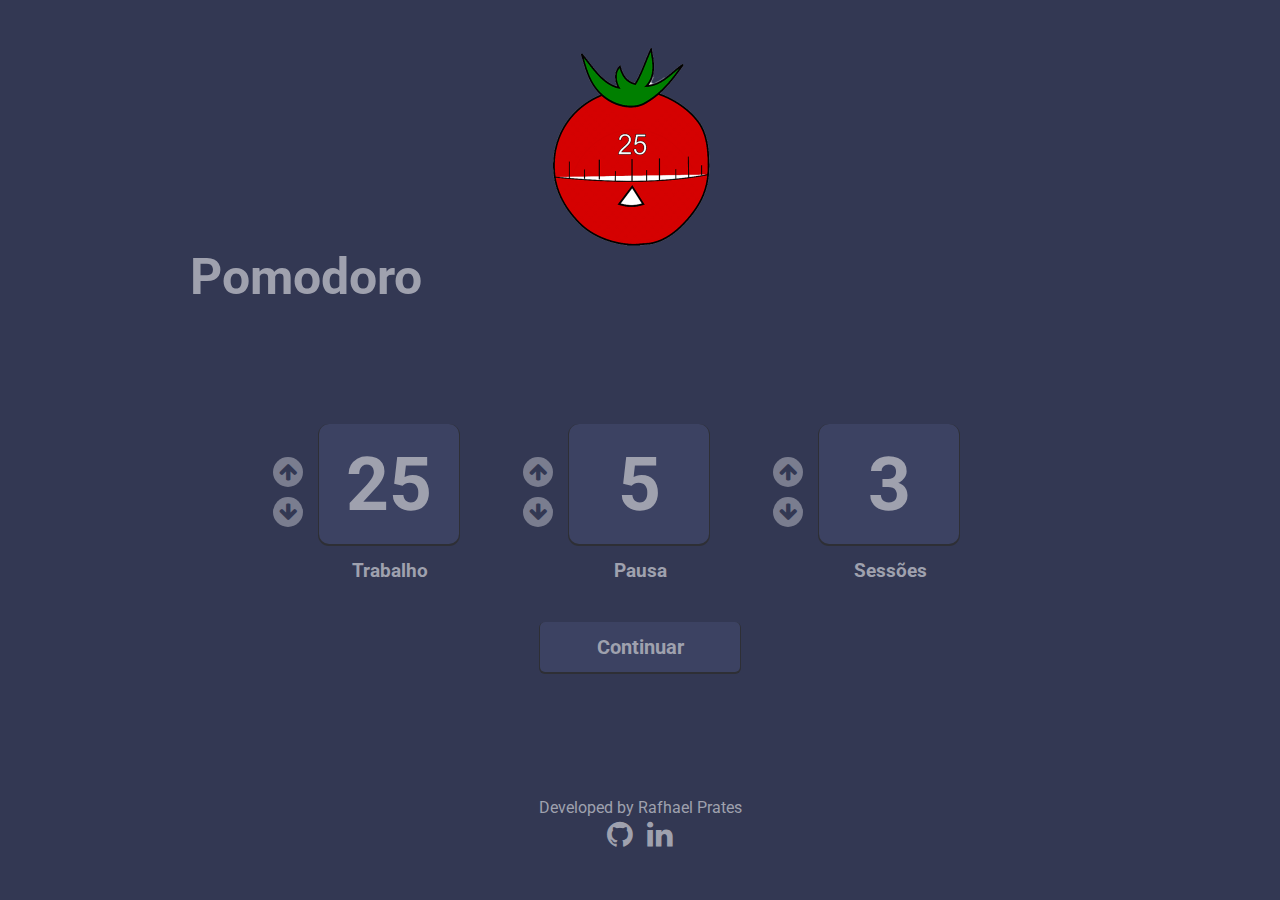
<file: index.html>
<!DOCTYPE html>
<html lang="pt-BR">
<head>
    <meta charset="UTF-8">
    <meta name="viewport" content="width=device-width, initial-scale=1.0">

    <link rel="stylesheet" href="styles/index.css">
    <link rel="stylesheet" href="https://cdnjs.cloudflare.com/ajax/libs/font-awesome/4.7.0/css/font-awesome.min.css">
    <link rel="preconnect" href="https://fonts.gstatic.com">
    <link href="https://fonts.googleapis.com/css2?family=Roboto:wght@400;500&display=swap" rel="stylesheet">

    <title>Pomodoro</title>
</head>
<body>
    <header>
        <img src="src/img/logo_1.png" alt="Técnica Pomodoro" width="400" id="logo">
        <h1 class="title">Pomodoro</h1>  
    </header>
    <main id="root">
        <div class="configurations">
            <div class="config-block">
                <div class="number-config">
                    <div class="arrows">
                        <div class="arrow">
                            <i class="fa fa-arrow-up" id="arrowUpJob"></i>
                        </div>
                        <div class="arrow">
                            <i class="fa fa-arrow-down" id="arrowDownJob"></i>
                        </div>
                    </div>

                    <div class="number">
                        <h2 id="workingNumber">25</h2>
                    </div>
                </div>
                            
                <div class="description">
                    <h3>Trabalho</h3>
                </div>
            </div>
            <div class="config-block">
                <div class="number-config">
                    <div class="arrows">
                        <div class="arrow">
                            <i class="fa fa-arrow-up" id="arrowUpPause"></i>
                        </div>
                        <div class="arrow">
                            <i class="fa fa-arrow-down" id="arrowDownPause"></i>
                        </div>
                    </div>

                    <div class="number">
                        <h2 id="breakNumber">5</h2>
                    </div>
                </div> 

                <div class="description">
                    <h3>Pausa</h3>
                </div>
            </div>
            <div class="config-block">
                <div class="number-config">
                    <div class="arrows">
                        <div class="arrow">
                            <i class="fa fa-arrow-up" id="arrowUpSection"></i>
                        </div>
                        <div class="arrow">
                            <i class="fa fa-arrow-down" id="arrowDownSection"></i>
                        </div>
                    </div>

                    <div class="number">
                        <h2 id="sessionNumber">3</h2>
                    </div>
                </div>

                <div class="description">
                    <h3>Sessões</h3>
                </div>
            </div>
        </div>

        <input class="button button-large" type="button" value="Continuar" onclick="createPomodoro()" />
    </main>
    <footer>
        <span>Developed by Rafhael Prates <i class=""></i></span>

        <div class="contacts">
            <a href="https://github.com/rafhaprates" target="_blanked">
                <i class="fa fa-github"></i>
            </a>
            <a href="https://www.linkedin.com/in/rafhaelprates/" target="_blanked">
                <i class="fa fa-linkedin"></i>
            </a>
        </div>
    </footer>
</body>
<script src="main.js"></script>
</html>
</file>
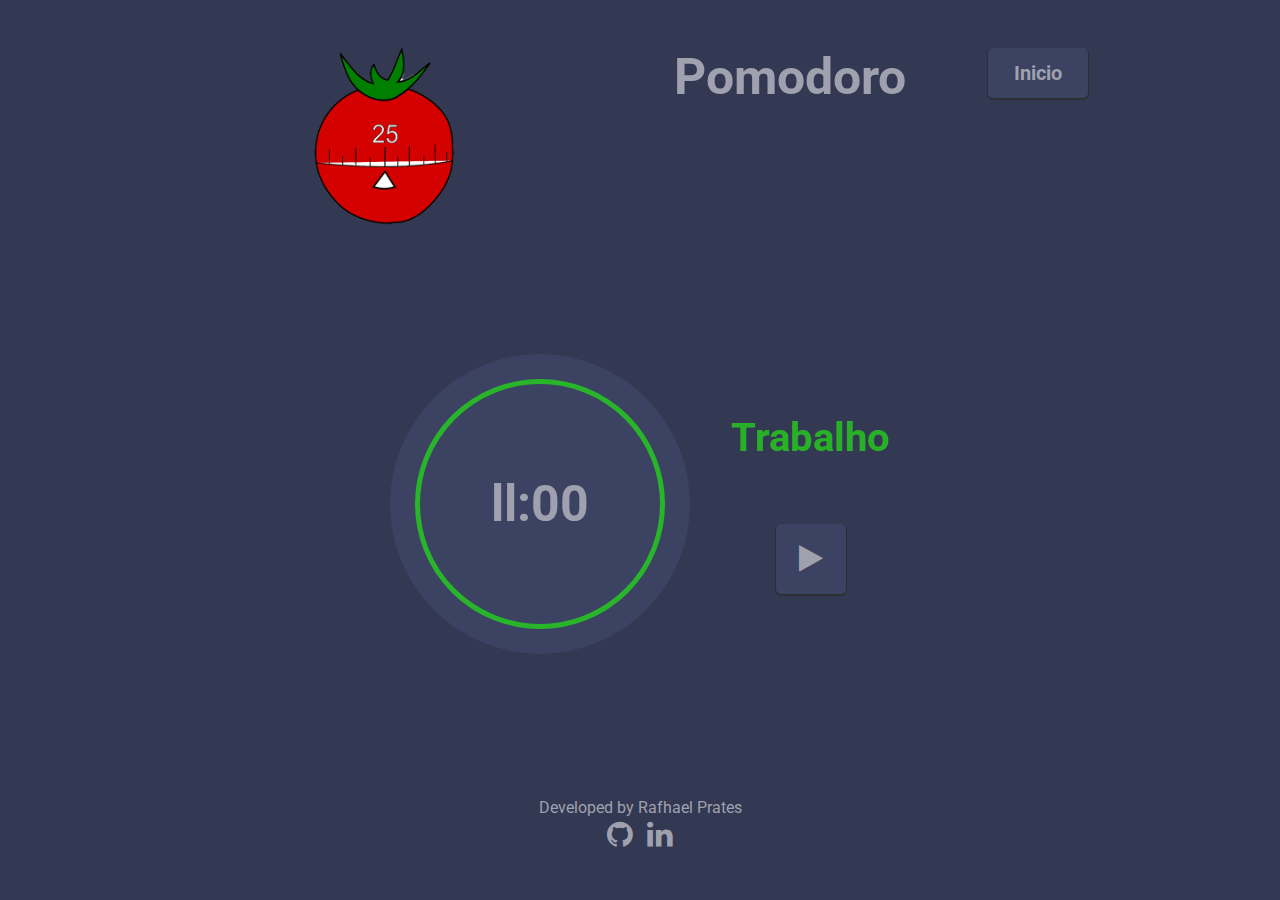
<file: pomodoro.html>
<!DOCTYPE html>
<html lang="en">
<head>
    <meta charset="UTF-8">
    <meta name="viewport" content="width=device-width, initial-scale=1.0">

    <link rel="stylesheet" href="styles/pomodoro.css">
    <link rel="stylesheet" href="https://cdnjs.cloudflare.com/ajax/libs/font-awesome/4.7.0/css/font-awesome.min.css">
    <link rel="preconnect" href="https://fonts.gstatic.com">
    <link href="https://fonts.googleapis.com/css2?family=Roboto:wght@400;500&display=swap" rel="stylesheet">

    <title>Pomodoro</title>
</head>
<body>
    <header>
        <img src="src/img/logo_1.png" alt="Técnica Pomodoro" width="400" id="logo">
        <h1 class="title">Pomodoro</h1>  
        <input type="button" class="button" value="Inicio" onclick="redirectToHome()" >
    </header>
    <main>
        <section class="counter">
            <div class="watch">
                <h1 id="timer"></h1>
            </div>
            <div class="watch-alert work" id="watchAlert"></div>
        </section>
        <section class="description">
            <h1 id="task" class="task-work">Trabalho</h1>
            <section class="session-indicator" id="sessionIndicator"></section>
            <section class="button-start-pause" id="buttonStartPause">
                <button onclick="playPomodoro()">
                    <i class="fa fa-play"></i>
                </button>
            </section>
        </section>
    </main>
    <footer>
        <span>Developed by Rafhael Prates <i class=""></i></span>

        <div class="contacts">
            <a href="https://github.com/rafhaprates" target="_blanked">
                <i class="fa fa-github"></i>
            </a>
            <a href="https://www.linkedin.com/in/rafhaelprates/" target="_blanked">
                <i class="fa fa-linkedin"></i>
            </a>
        </div>
    </footer>
</body>
<script src="main.js"></script>
<script>
    window.onload = generatePomodoro()
</script>
</html>
</file>
<file: styles/index.css>
* {
    margin: 0;
    padding: 0;
    box-sizing: border-box;

    font-family: Roboto, sans-serif;
}

body {
    width: 100vw;
    height: 100vh;

    background: #333853;
    color: #9FA1AE;

    display: flex;
    flex-direction: column;
    justify-content: space-between;
    align-items: center;

    padding: 3rem 0;
}

#logo {
    display: block;
    margin-left: auto;
    margin-right: auto;
    width: 50%;
}


.title {
    font-size: 50px;
}

#root {
    display: flex;
    flex-direction: column;
    justify-content: center;
    align-items: center;
}

#root .configurations {
    display: flex;
    flex-direction: column;
    justify-content: center;
    align-items: center;
    
    padding-bottom: 2rem;
}

#root .configurations .config-block {
    display: flex;
    flex-direction: column;
    align-items: center;
    justify-content: center;

    margin: 0.5rem;
}

#root .configurations .config-block .number-config {
    display: flex;
    align-items: center;
    justify-content: center;
}

#root .configurations .config-block .number-config .arrows .arrow {
    width: 30px;
    height: 30px;

    font-size: 20px;

    display: flex;
    justify-content: center;
    align-items: center;

    border-radius: 20px;

    background: #7a7d8f;
    color: #333853;

    transition: 0.3s;
}

#root .configurations .config-block .number-config .arrows .arrow:first-child {
    margin-bottom: 10px;
}

#root .configurations .config-block .number-config .arrows .arrow:hover {
    background: #8e909c;
}

#root .configurations .config-block .number-config .number {
    width: 140px;
    height: 120px;

    font-size: 50px;

    display: flex;
    justify-content: center;
    align-items: center;
    text-align: center;

    background: #3C4262;
    color: #9FA1AE;

    border-radius: 10px;

    box-shadow: 0px 1px 0px 1px #2e2f35;

    margin-left: 1rem;
    margin-right: 3rem;
    margin-bottom: 1rem;
}

.button {
    width: 100px;
    height: 50px;

    font-size: 20px;
    font-weight: 700;

    background: #3C4262;
    color: #9FA1AE;

    border-radius: 5px;

    border: 0;
    outline: none;

    box-shadow: 0px 1px 0px 1px #2e2f35;
}

.button:active {
    box-shadow: inset 0px 1px 8px 1px #1e202e;
}

.button-large {
    width: 200px;
}

footer {
    display: flex;
    flex-direction: column;
    justify-content: center;
    align-items: center;

    margin-top: 1rem;
}

footer .contacts a {
    text-decoration: none;
    color: #9FA1AE;

    font-size: 30px;

    margin: 0 0.2rem;
}

footer .contacts a:hover {
    color: #898b96;
}

.hearth {
    color: red;
    font-size: 30px;
}

@media (min-width: 900px) {
    #root .configurations {
        flex-direction: row;
    }
}
</file>
<file: styles/pomodoro.css>
* {
    margin: 0;
    padding: 0;
    box-sizing: border-box;

    font-family: Roboto, sans-serif;
}

body {
    width: 100vw;
    height: 100vh;

    background: #333853;
    color: #9FA1AE;

    display: flex;
    flex-direction: column;
    justify-content: space-between;
    align-items: center;

    padding: 3rem 0;
}

body header {
    width: 90%;

    display: flex;
    justify-content: space-between;
}
body header h1 {
    font-size: 40px;
}

.button {
    width: 100px;
    height: 50px;

    font-size: 20px;
    font-weight: 700;

    background: #3C4262;
    color: #9FA1AE;

    border-radius: 5px;

    border: 0;
    outline: none;

    box-shadow: 0px 1px 0px 1px #2e2f35;
}

.button:active {
    box-shadow: inset 0px 1px 8px 1px #1e202e;
}

main {
    width: 95vw;

    display: flex;
    justify-content: space-between;
    align-items: center;
}

main .counter {
    width: 200px;
    height: 200px;
    border-radius: 150px;
    background: #3C4262;

    display: flex;
    justify-content: center;
    align-items: center;
}

main .watch-alert {
    position: fixed;

    width: 180px;
    height: 180px;
    border-radius: 150px;

    border: 5px solid #FFFFFF;
}

main .work {
    border: 5px solid #26c720de;
}

main .break {
    border: 5px solid #e5ff00de;
}

main .counter h1 {
    font-size: 50px;
}

main .description {
    height: 20vh;

    display: flex;
    align-items: center;
    justify-content: space-between;
    flex-direction: column;
}

main .description h1 {
    font-size: 30px;
}

main .task-work {
    color: #26c720de;
}

main .task-break {
    color: #e5ff00de;
}

main .description .session-indicator {
    max-width: 150px;

    display: flex;
    align-items: center;
    justify-content: space-between;
}

main .description .session-indicator .indicator {
    width: 17px;
    height: 17px;
    border-radius: 10px;

    background: #3C4262;

    margin: 0 1px;
}

main .description .session-indicator .indicator-work {
    background-color: #26c720de;
}

main .description .session-indicator .indicator-break {
    background-color: #e5ff00de;
}

main .description .button-start-pause button {
    width: 70px;
    height: 70px;

    font-size: 30px;
    font-weight: 700;

    background: #3C4262;
    color: #9FA1AE;

    border-radius: 5px;

    border: 0;
    outline: none;

    box-shadow: 0px 1px 0px 1px #2e2f35;
}

main .description .button-start-pause button:active {
    box-shadow: inset 0px 1px 8px 1px #1e202e;
}

footer {
    display: flex;
    flex-direction: column;
    justify-content: center;
    align-items: center;

    margin-top: 1rem;
}

footer .contacts a {
    text-decoration: none;
    color: #9FA1AE;

    font-size: 30px;

    margin: 0 0.2rem;
}

footer .contacts a:hover {
    color: #898b96;
}

.hearth {
    color: red;
    font-size: 30px;
}

@media (min-width: 500px) {
    body header {
        width: 70%;
    }

    body header h1 {
        font-size: 50px;
    }

    main {
        width: 500px;
    }

    main .counter {
        width: 300px;
        height: 300px;
    }

    main .watch-alert {
        width: 250px;
        height: 250px;
    }

    main .description {
        height: 60%;
    }
    
    main .description h1 {
        font-size: 40px;
    }
}
</file>
